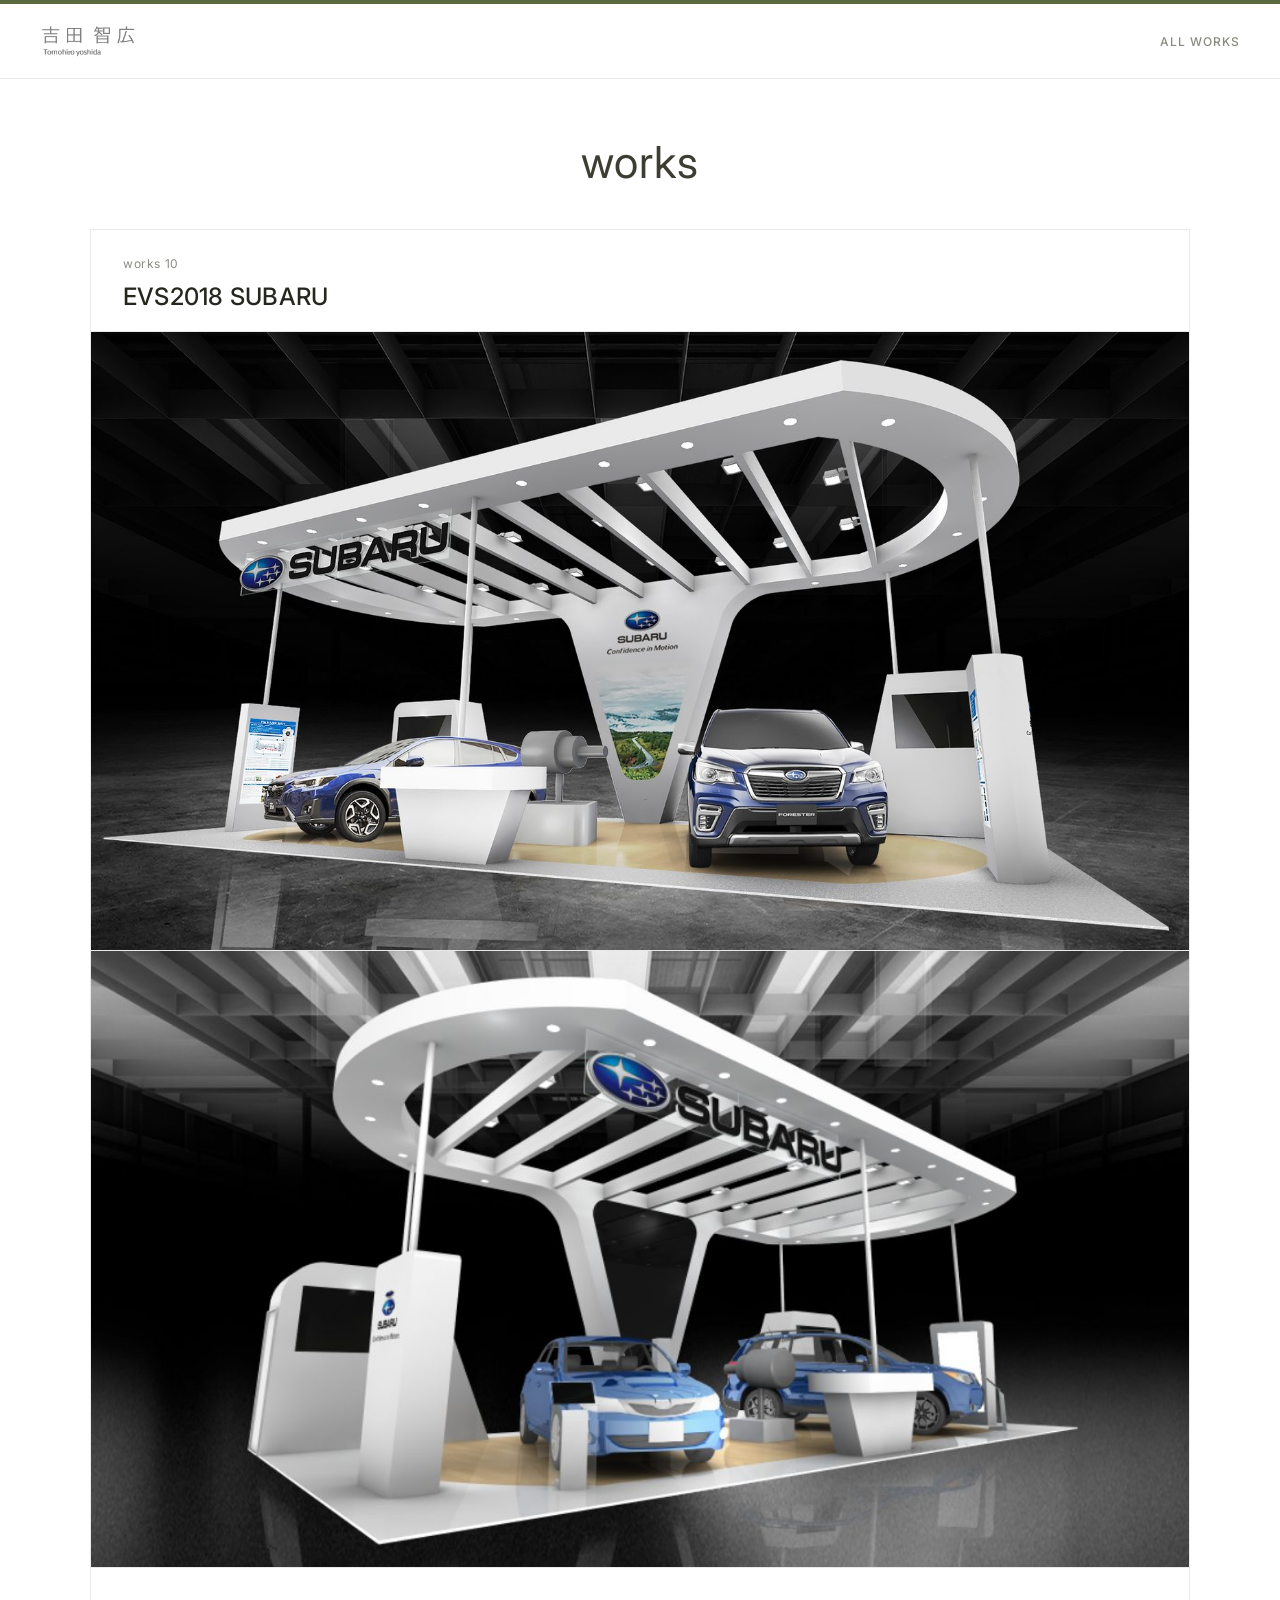
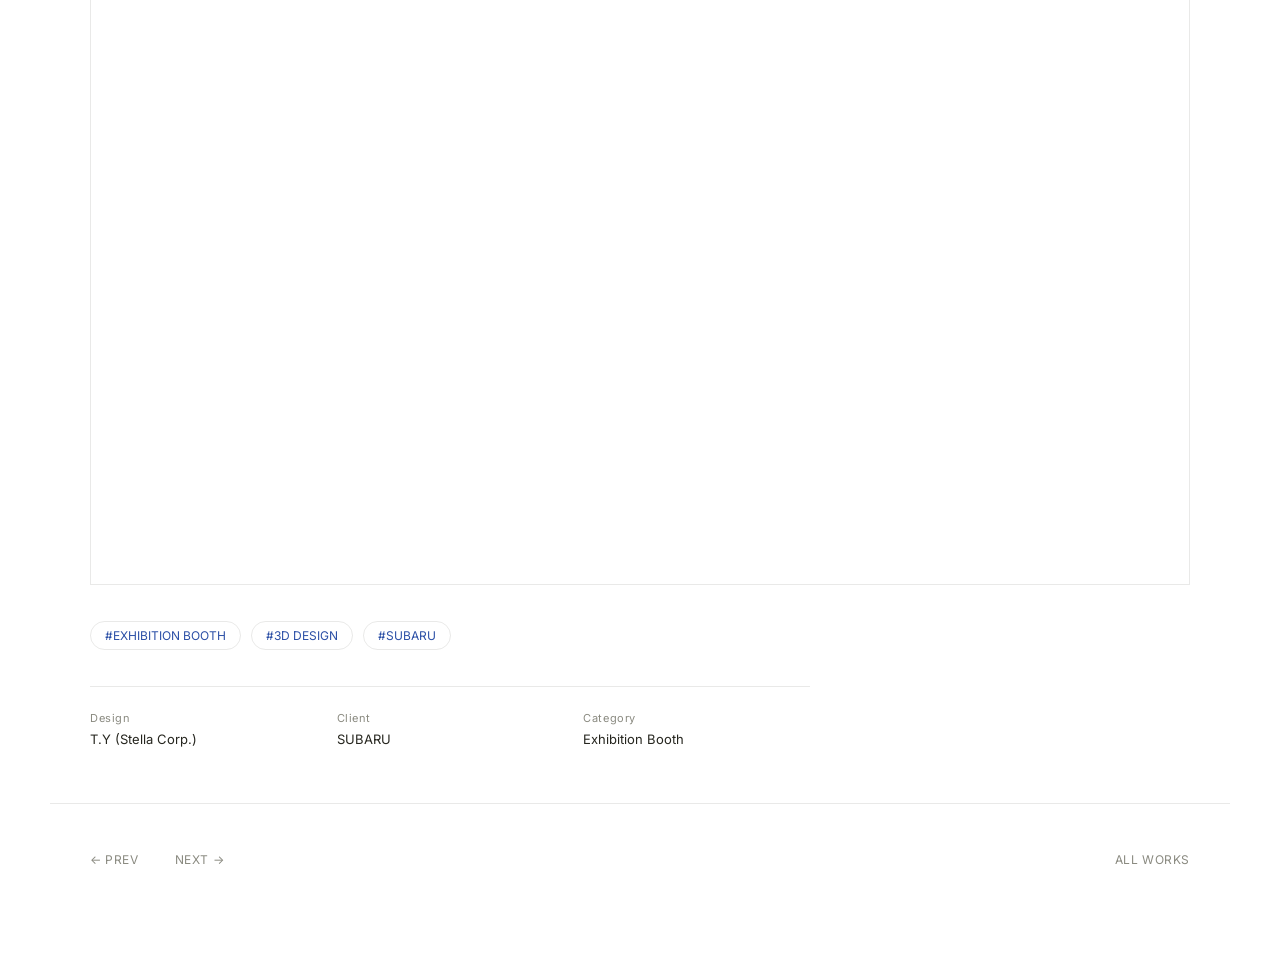
<file: work-detail-10.html>
<!DOCTYPE html>
<html lang="ja">
<head>
<meta charset="UTF-8">
<meta name="viewport" content="width=device-width, initial-scale=1.0">
<title>EVS2018 SUBARU | STELLA WORKS</title>
<link rel="stylesheet" href="style.css">
</head>
<body>
<div class="top-bar"></div>
<header class="site-header">
  <a class="logo-link" href="index.html"><img class="logo-img" src="[data-uri]" alt="stella / Design Division Designer 吉田智広 Tomohiro Yoshida"></a>
  <a class="home-link" href="index.html">ALL WORKS</a>
</header>

<div class="page-title"><h1>works</h1></div>
<div class="detail-frame-wrap">
  <div class="detail-frame">
    <div class="frame-head">
      <span class="num">works 10</span>
      <h1>EVS2018 SUBARU</h1>
    </div>
    <div class="render-box"><img src="[data-uri]" alt="EVS2018 SUBARU"></div>
<div class="render-box"><img src="[data-uri]" alt="EVS2018 SUBARU"></div>
    <div class="media-box"><iframe title="EVS2018 SUBARU" frameborder="0"
        allowfullscreen mozallowfullscreen="true" webkitallowfullscreen="true"
        allow="autoplay; fullscreen; xr-spatial-tracking" xr-spatial-tracking
        execution-while-out-of-viewport execution-while-not-rendered web-share
        src="https://sketchfab.com/models/709248d857ef4704a8ba2e15a037b23a/embed?autostart=1&autospin=0.15&transparent=1"></iframe></div>
  </div>
</div>
<div class="detail-body">
  <div class="tags"><span>#EXHIBITION BOOTH</span><span>#3D DESIGN</span><span>#SUBARU</span></div>
  
  <dl class="credits">
    <div><dt>Design</dt><dd>T.Y (Stella Corp.)</dd></div>
    <div><dt>Client</dt><dd>SUBARU</dd></div>
    <div><dt>Category</dt><dd>Exhibition Booth</dd></div>
  </dl>
</div>
<div class="detail-foot">
  <div class="pager"><a href="work-detail-09.html">← Prev</a><a href="work-detail-11.html">Next →</a></div>
  <a class="all-works-link" href="index.html">ALL WORKS</a>
</div>
<a href="index.html" class="back-to-top" title="TOPへ戻る" aria-label="TOPへ戻る">
  <svg viewBox="0 0 24 24" fill="none" xmlns="http://www.w3.org/2000/svg">
    <path d="M12 19V5M12 5L5 12M12 5L19 12" stroke="#26261F" stroke-width="1.6" stroke-linecap="round" stroke-linejoin="round"/>
  </svg>
</a>

<script src="script.js"></script>
</body>
</html>
</file>
<file: style.css>
@import url('https://fonts.googleapis.com/css2?family=Inter:wght@400;500;600&family=Noto+Sans+JP:wght@400;500;700&display=swap');

:root{
  --olive:#5B6A3E;
  --link:#2B4FA6;
  --line: rgba(38,38,31,0.10);
  --bg: #FFFFFF;
  --text: #26261F;
  --text-sub: #8a8a80;
  --ease: cubic-bezier(.22,.61,.36,1);
}

*{box-sizing:border-box;}
html,body{margin:0;padding:0;}
body{
  background:var(--bg);
  color:var(--text);
  font-family:'Inter','Noto Sans JP',sans-serif;
  -webkit-font-smoothing:antialiased;
}
a{color:inherit;text-decoration:none;}
img{display:block;max-width:100%;}

/* ---------- top color bar ---------- */
.top-bar{
  height:4px;
  width:100%;
  background:var(--olive);
}

/* ---------- header ---------- */
.site-header{
  display:flex;
  align-items:center;
  justify-content:space-between;
  padding:20px 40px;
  border-bottom:1px solid var(--line);
}
.site-header .logo-link{
  display:flex;
  align-items:center;
}
.site-header .logo-img{
  height:34px;
  width:auto;
  display:block;
}
.site-header .home-link{
  font-size:12px;
  font-weight:500;
  letter-spacing:.08em;
  text-transform:uppercase;
  color:var(--text-sub);
  transition:color .25s var(--ease);
}
.site-header .home-link:hover{color:var(--link);}

@media (max-width:600px){
  .site-header .logo-img{height:26px;}
}

/* ---------- page title ---------- */
.page-title{
  text-align:center;
  padding:56px 20px 40px;
}
.page-title h1{
  font-size:44px;
  font-weight:400;
  letter-spacing:.02em;
  color:#3d3d34;
  margin:0;
}

/* ---------- works grid ---------- */
.works-wrap{
  max-width:1180px;
  margin:0 auto;
  padding:0 40px 100px;
  border-top:1px solid var(--line);
}
.works-grid{
  display:grid;
  grid-template-columns:repeat(3,1fr);
  gap:56px 40px;
  padding-top:48px;
}
.card{
  display:block;
}
.card .num{
  font-size:12px;
  color:var(--text-sub);
  letter-spacing:.05em;
  margin-bottom:10px;
  display:block;
}
.card-media{
  position:relative;
  overflow:hidden;
  aspect-ratio:16/9;
  background:#f2f2ef;
}
.card-media img{
  width:100%;
  height:100%;
  object-fit:cover;
  transform:scale(1);
  transition:transform .6s var(--ease), filter .6s var(--ease);
}
.card:hover .card-media img{
  transform:scale(1.06);
}
.card-title{
  margin-top:14px;
  font-size:14px;
  font-weight:500;
  letter-spacing:.02em;
}
.card-sub{
  margin-top:4px;
  font-size:11px;
  color:var(--text-sub);
  letter-spacing:.04em;
}

/* click motion: brief scale + fade before navigating */
.card-media::after{
  content:"";
  position:absolute;
  inset:0;
  background:var(--olive);
  opacity:0;
  transition:opacity .28s var(--ease);
  pointer-events:none;
}
.card.is-active .card-media img{
  transform:scale(1.1);
  filter:brightness(.85);
}
.card.is-active .card-media::after{
  opacity:.16;
}
.card.is-active .card-title,
.card.is-active .num{
  opacity:.4;
  transition:opacity .28s var(--ease);
}

/* disabled / coming soon card */
.card.is-disabled{
  pointer-events:none;
}
.card.is-disabled .card-media{
  filter:grayscale(1);
  opacity:.45;
}
.card.is-disabled .card-title,
.card.is-disabled .card-sub{
  color:var(--text-sub);
}

@media (max-width:960px){
  .works-grid{grid-template-columns:repeat(2,1fr);gap:40px 24px;}
  .works-wrap{padding:0 24px 80px;}
}
@media (max-width:600px){
  .works-grid{grid-template-columns:1fr;gap:36px;}
  .site-header{padding:18px 20px;}
  .page-title{padding:40px 20px 28px;}
  .page-title h1{font-size:32px;}
}

/* ---------- detail page ---------- */
/* page title "works" heading reuses .page-title above */

.detail-frame-wrap{
  max-width:1180px;
  margin:0 auto;
  padding:0 40px;
}
.detail-frame{
  border:1px solid var(--line);
}
.frame-head{
  padding:22px 32px 20px;
}
.frame-head .num{
  font-size:12px;
  color:var(--text-sub);
  letter-spacing:.05em;
}
.frame-head h1{
  font-size:24px;
  font-weight:500;
  margin:10px 0 0;
  letter-spacing:.01em;
}

.render-box{
  border-top:1px solid var(--line);
}
.render-box img{
  width:100%;
  height:auto;
  display:block;
}

.media-box{
  border-top:1px solid var(--line);
  aspect-ratio:16/9;
}
.media-box iframe{
  width:100%;
  height:100%;
  border:none;
  display:block;
}
.media-box img{
  width:100%;
  height:100%;
  object-fit:cover;
}

.detail-body{
  max-width:1180px;
  margin:0 auto;
  padding:36px 40px 0;
}
.tags{
  display:flex;
  flex-wrap:wrap;
  gap:10px;
  margin-bottom:28px;
}
.tags span{
  font-size:12px;
  color:var(--link);
  border:1px solid var(--line);
  border-radius:999px;
  padding:6px 14px;
}
.desc{
  font-size:14px;
  line-height:1.9;
  color:#4a4a42;
  max-width:720px;
}

.credits{
  margin-top:36px;
  padding-top:24px;
  border-top:1px solid var(--line);
  display:grid;
  grid-template-columns:repeat(3,1fr);
  gap:20px;
  max-width:720px;
}
.credits dt{
  font-size:11px;
  color:var(--text-sub);
  letter-spacing:.05em;
  margin-bottom:6px;
}
.credits dd{
  margin:0;
  font-size:13px;
}

.notice{
  font-size:13px;
  color:var(--text-sub);
  padding:60px 0;
  text-align:center;
  border:1px dashed var(--line);
  margin-top:20px;
}

/* pagination + category nav */
.detail-foot{
  max-width:1180px;
  margin:0 auto;
  padding:48px 40px 90px;
  display:flex;
  align-items:center;
  justify-content:space-between;
  border-top:1px solid var(--line);
  margin-top:56px;
}
.pager{
  display:flex;
  gap:36px;
  font-size:12px;
  letter-spacing:.05em;
  text-transform:uppercase;
}
.pager a{
  color:var(--text-sub);
  transition:color .25s var(--ease);
}
.pager a:hover{color:var(--link);}
.pager .disabled{
  opacity:.3;
  pointer-events:none;
}
.all-works-link{
  font-size:12px;
  letter-spacing:.05em;
  text-transform:uppercase;
  color:var(--text-sub);
  transition:color .25s var(--ease);
}
.all-works-link:hover{color:var(--link);}

@media (max-width:600px){
  .detail-frame-wrap{padding:0 20px;}
  .frame-head{padding:18px 20px 16px;}
  .frame-head h1{font-size:20px;}
  .detail-body{padding:28px 20px 0;}
  .credits{grid-template-columns:1fr;}
  .detail-foot{padding:36px 20px 70px;flex-direction:column;gap:20px;align-items:flex-start;}
}

/* ---------- back to top floating button ---------- */
.back-to-top{
  position:fixed;
  right:28px;
  bottom:28px;
  width:52px;
  height:52px;
  border-radius:50%;
  background:var(--bg);
  border:1px solid var(--line);
  display:flex;
  align-items:center;
  justify-content:center;
  box-shadow:0 6px 18px rgba(38,38,31,0.10);
  opacity:0;
  transform:translateY(12px);
  transition:opacity .35s var(--ease), transform .35s var(--ease), background .25s var(--ease), border-color .25s var(--ease);
  pointer-events:none;
  z-index:50;
}
.back-to-top.is-visible{
  opacity:1;
  transform:translateY(0);
  pointer-events:auto;
}
.back-to-top:hover{
  background:var(--olive);
  border-color:var(--olive);
}
.back-to-top:hover svg path{stroke:#fff;}
.back-to-top svg{
  width:16px;height:16px;
}
.back-to-top svg path{
  stroke:var(--text);
  transition:stroke .25s var(--ease);
}
</file>
